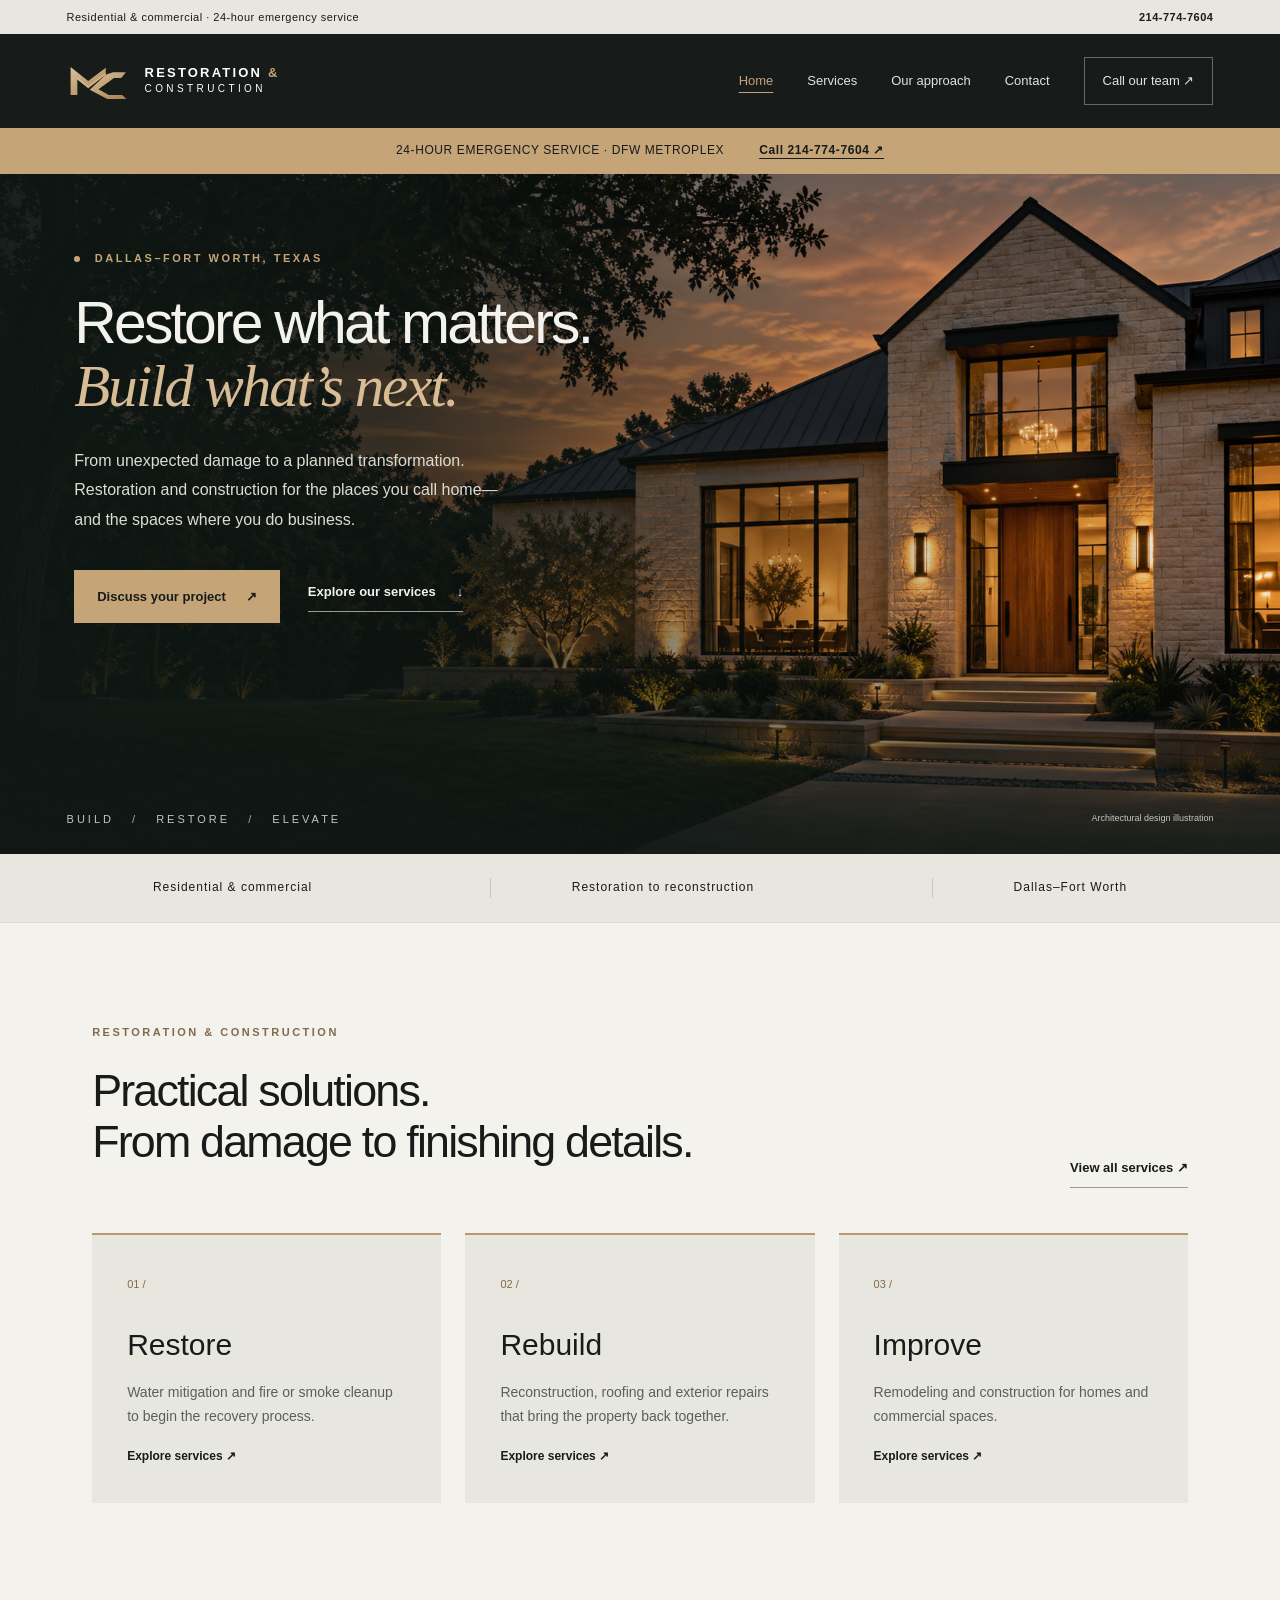
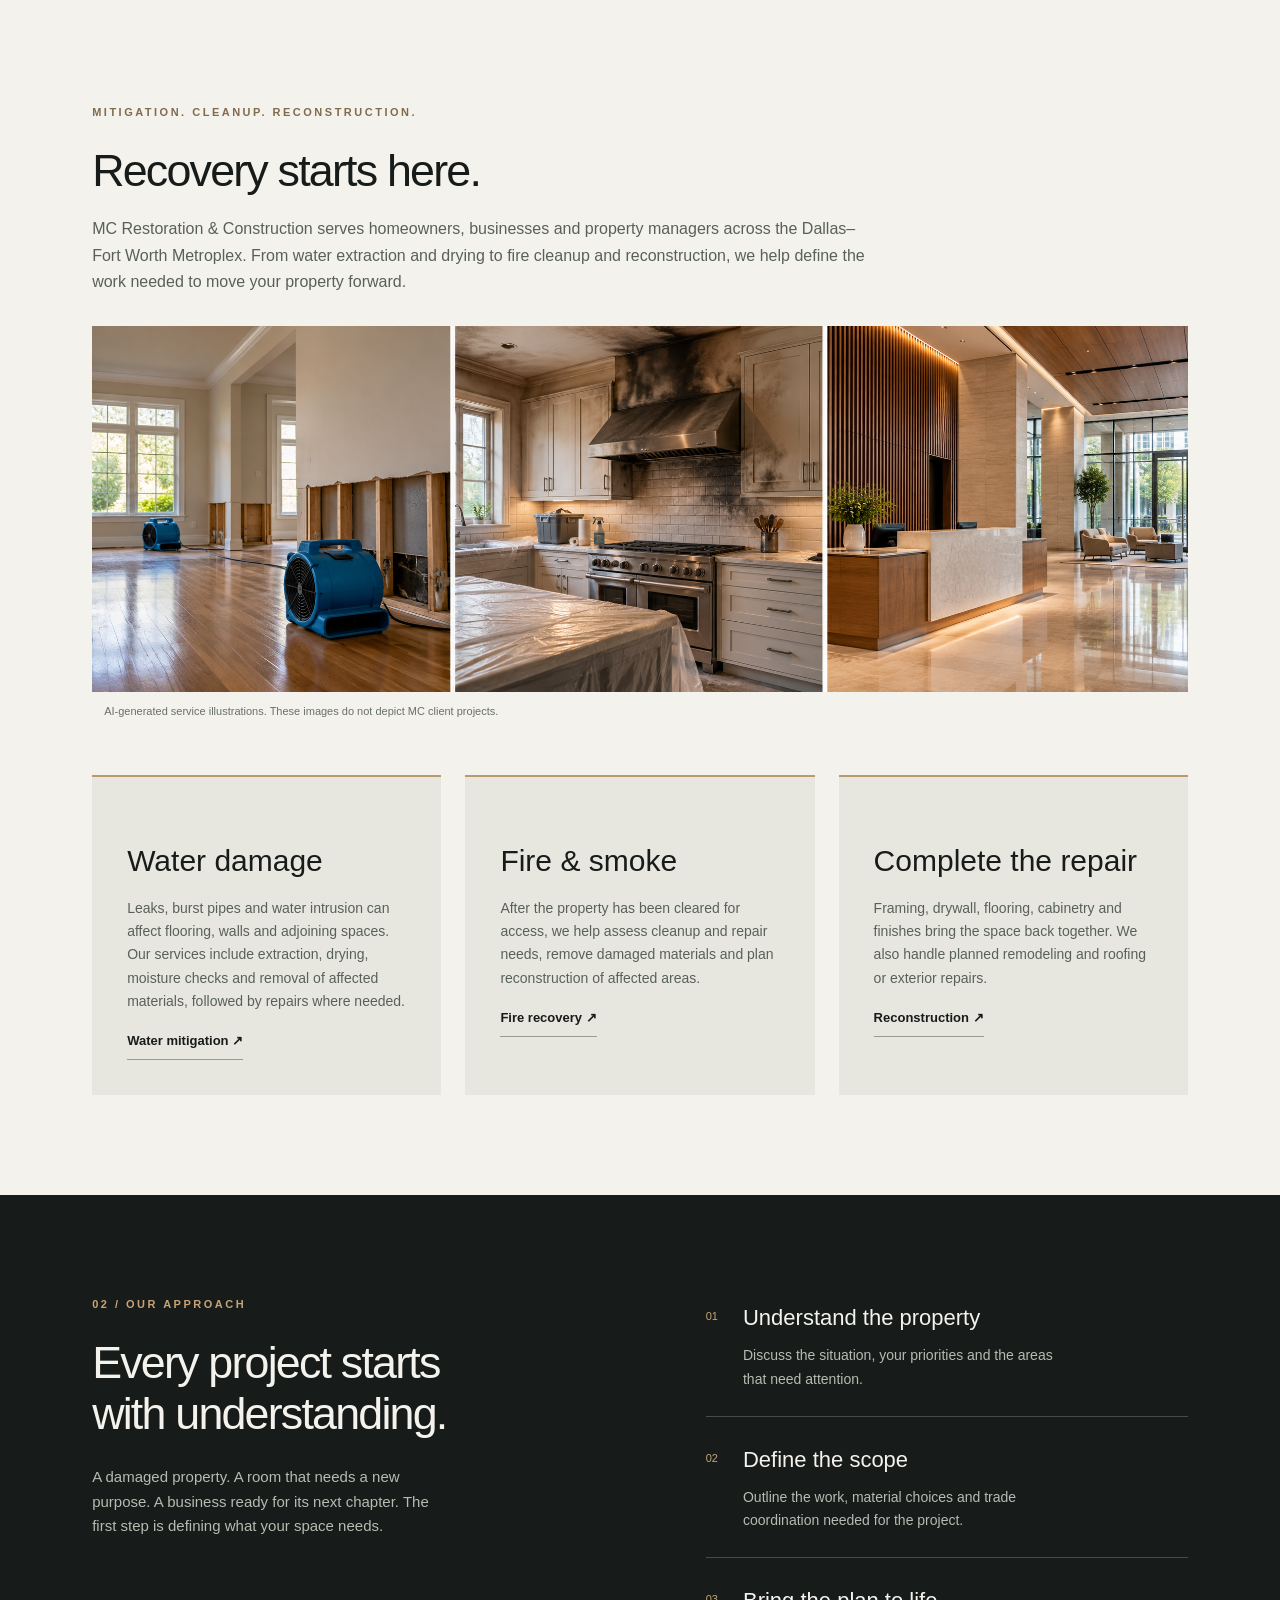
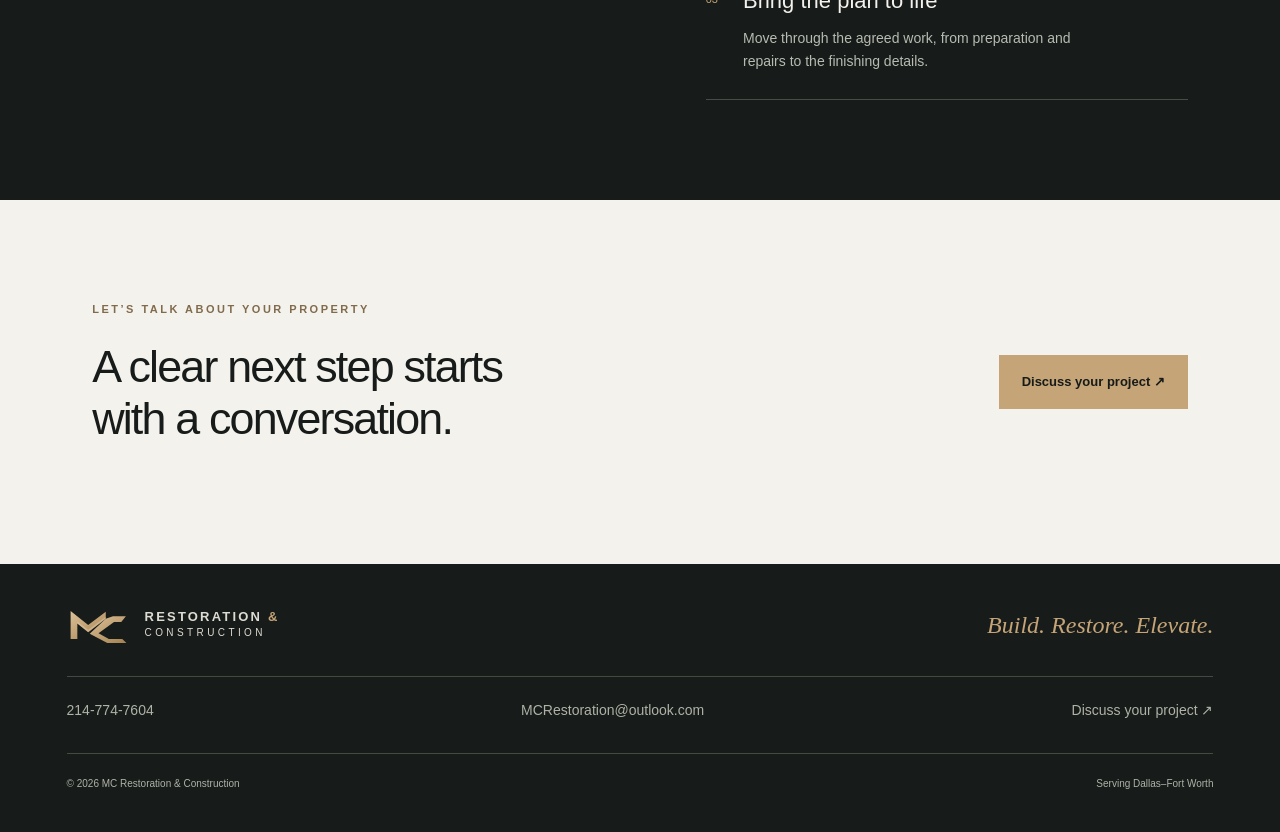
<file: index.html>
<!doctype html>
<html lang="en">
<head>
<meta charset="utf-8"><meta name="viewport" content="width=device-width, initial-scale=1">
<title>Restoration & Construction in DFW | MC Restoration & Construction</title>
<meta name="description" content="Water and fire restoration, reconstruction, roofing and remodeling for residential and commercial properties across Dallas–Fort Worth.">
<meta name="theme-color" content="#171b1a">
<link rel="icon" href="assets/mark.svg" type="image/svg+xml">
<link rel="stylesheet" href="styles.css">
</head>
<body><a class="skip" href="#main">Skip to content</a><div class="contact-bar"><span>Residential & commercial · 24-hour emergency service</span><a href="tel:+12147747604">214-774-7604</a></div><header class="header"><a class="brand" href="index.html" aria-label="MC Restoration and Construction home"><img src="assets/mark.svg" width="62" height="42" alt="MC"><span>RESTORATION <i>&</i><br><small>CONSTRUCTION</small></span></a><nav id="navigation" aria-label="Main navigation"><a href="index.html" aria-current="page">Home</a><a href="services.html">Services</a><a href="about.html">Our approach</a><a href="contact.html">Contact</a><a class="nav-cta" href="tel:+12147747604">Call our team ↗</a></nav><button class="menu" aria-label="Open menu" aria-controls="navigation" aria-expanded="false">Menu ☰</button></header><aside class="emergency"><span>24-HOUR EMERGENCY SERVICE · DFW METROPLEX</span><a href="tel:+12147747604">Call 214-774-7604 ↗</a></aside><main id="main"><section class="hero" id="home"><div class="hero-photo" role="img" aria-label="Illustration of a contemporary Texas home with limestone walls and warm evening lighting"></div><div class="hero-shade"></div><div class="hero-inner"><p class="eyebrow"><span></span> DALLAS–FORT WORTH, TEXAS</p><h1>Restore what matters.<br><em>Build what’s next.</em></h1><p class="hero-copy">From unexpected damage to a planned transformation. Restoration and construction for the places you call home—and the spaces where you do business.</p><div class="hero-actions"><a class="button gold" href="contact.html">Discuss your project <span>↗</span></a><a class="text-link" href="services.html">Explore our services <span>↓</span></a></div></div><div class="hero-bottom"><p>BUILD <b> / </b> RESTORE <b> / </b> ELEVATE</p><span>Architectural design illustration</span></div></section><div class="scope-strip"><span>Residential & commercial</span><span>Restoration to reconstruction</span><span>Dallas–Fort Worth</span></div><section class="section"><div class="section-top"><div><p class="eyebrow bronze">RESTORATION & CONSTRUCTION</p><h2>Practical solutions.<br>From damage to finishing details.</h2></div><a class="text-link" href="services.html">View all services ↗</a></div><div class="cards"><a class="service-card" href="services.html#water"><span>01 /</span><h3>Restore</h3><p>Water mitigation and fire or smoke cleanup to begin the recovery process.</p><b>Explore services ↗</b></a><a class="service-card" href="services.html#rebuild"><span>02 /</span><h3>Rebuild</h3><p>Reconstruction, roofing and exterior repairs that bring the property back together.</p><b>Explore services ↗</b></a><a class="service-card" href="services.html#remodel"><span>03 /</span><h3>Improve</h3><p>Remodeling and construction for homes and commercial spaces.</p><b>Explore services ↗</b></a></div></section><section class="section"><p class="eyebrow bronze">MITIGATION. CLEANUP. RECONSTRUCTION.</p><h2>Recovery starts here.</h2><p class="wide-copy">MC Restoration & Construction serves homeowners, businesses and property managers across the Dallas–Fort Worth Metroplex. From water extraction and drying to fire cleanup and reconstruction, we help define the work needed to move your property forward.</p><figure class="restoration-visual"><img src="assets/restoration-services.png" alt="Illustrative scenes of residential water mitigation, fire cleanup and a finished commercial interior" width="2048" height="684" loading="lazy"><figcaption>AI-generated service illustrations. These images do not depict MC client projects.</figcaption></figure><div class="cards"><article class="service-card"><h3>Water damage</h3><p>Leaks, burst pipes and water intrusion can affect flooring, walls and adjoining spaces. Our services include extraction, drying, moisture checks and removal of affected materials, followed by repairs where needed.</p><a class="text-link" href="services.html#water">Water mitigation ↗</a></article><article class="service-card"><h3>Fire & smoke</h3><p>After the property has been cleared for access, we help assess cleanup and repair needs, remove damaged materials and plan reconstruction of affected areas.</p><a class="text-link" href="services.html#fire">Fire recovery ↗</a></article><article class="service-card"><h3>Complete the repair</h3><p>Framing, drywall, flooring, cabinetry and finishes bring the space back together. We also handle planned remodeling and roofing or exterior repairs.</p><a class="text-link" href="services.html#rebuild">Reconstruction ↗</a></article></div></section><section class="approach section" id="approach"><div class="approach-heading"><p class="eyebrow">02 / OUR APPROACH</p><h2>Every project starts<br>with understanding.</h2><p>A damaged property. A room that needs a new purpose. A business ready for its next chapter. The first step is defining what your space needs.</p></div><ol class="steps"><li><span>01</span><div><h3>Understand the property</h3><p>Discuss the situation, your priorities and the areas that need attention.</p></div></li><li><span>02</span><div><h3>Define the scope</h3><p>Outline the work, material choices and trade coordination needed for the project.</p></div></li><li><span>03</span><div><h3>Bring the plan to life</h3><p>Move through the agreed work, from preparation and repairs to the finishing details.</p></div></li></ol></section><section class="section callout"><div><p class="eyebrow bronze">LET’S TALK ABOUT YOUR PROPERTY</p><h2>A clear next step starts<br>with a conversation.</h2></div><a class="button gold" href="contact.html">Discuss your project ↗</a></section></main><footer><a class="brand" href="index.html" aria-label="MC Restoration and Construction home"><img src="assets/mark.svg" width="62" height="42" alt="MC"><span>RESTORATION <i>&</i><br><small>CONSTRUCTION</small></span></a><p>Build. Restore. Elevate.</p><div class="footer-contact"><a href="tel:+12147747604">214-774-7604</a><a href="mailto:MCRestoration@outlook.com">MCRestoration@outlook.com</a><a href="contact.html">Discuss your project ↗</a></div><div><span>© <span id="year">2026</span> MC Restoration & Construction</span><span>Serving Dallas–Fort Worth</span></div></footer><script src="app.js"></script></body></html>
</file>
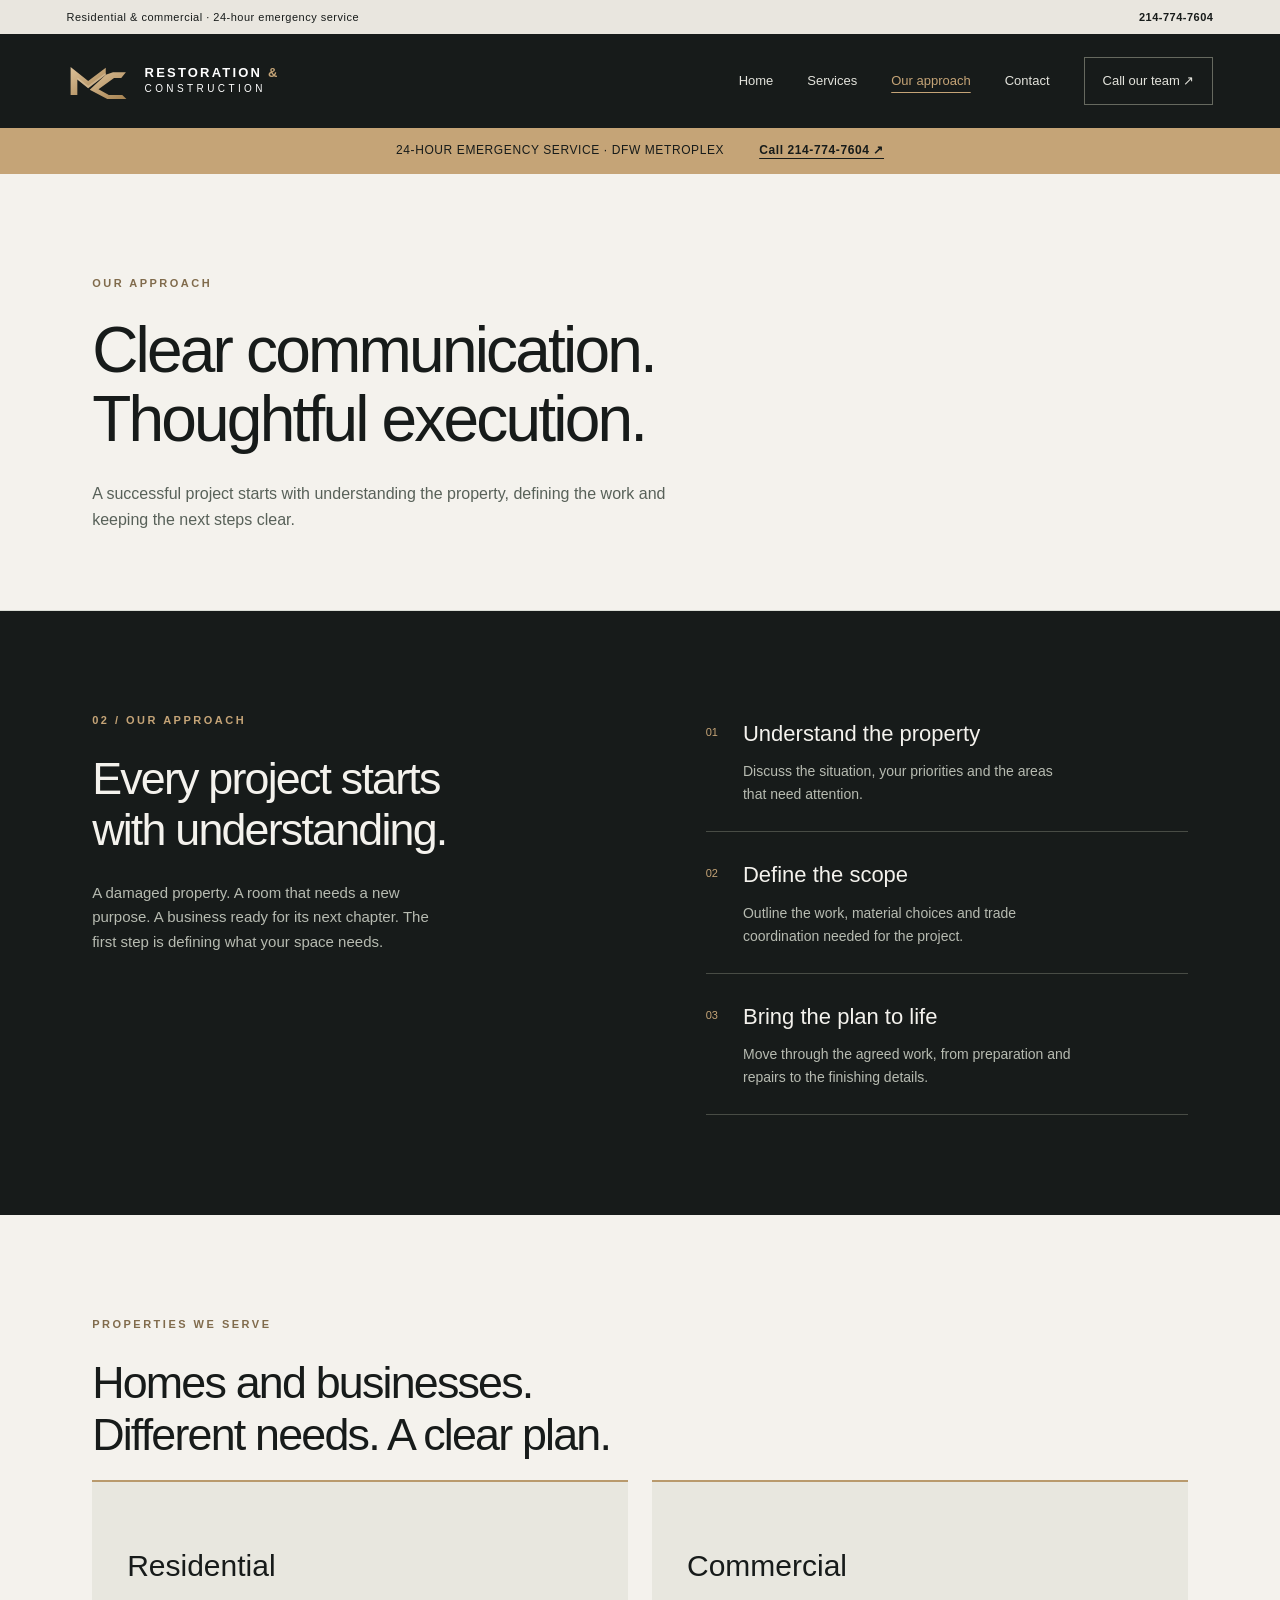
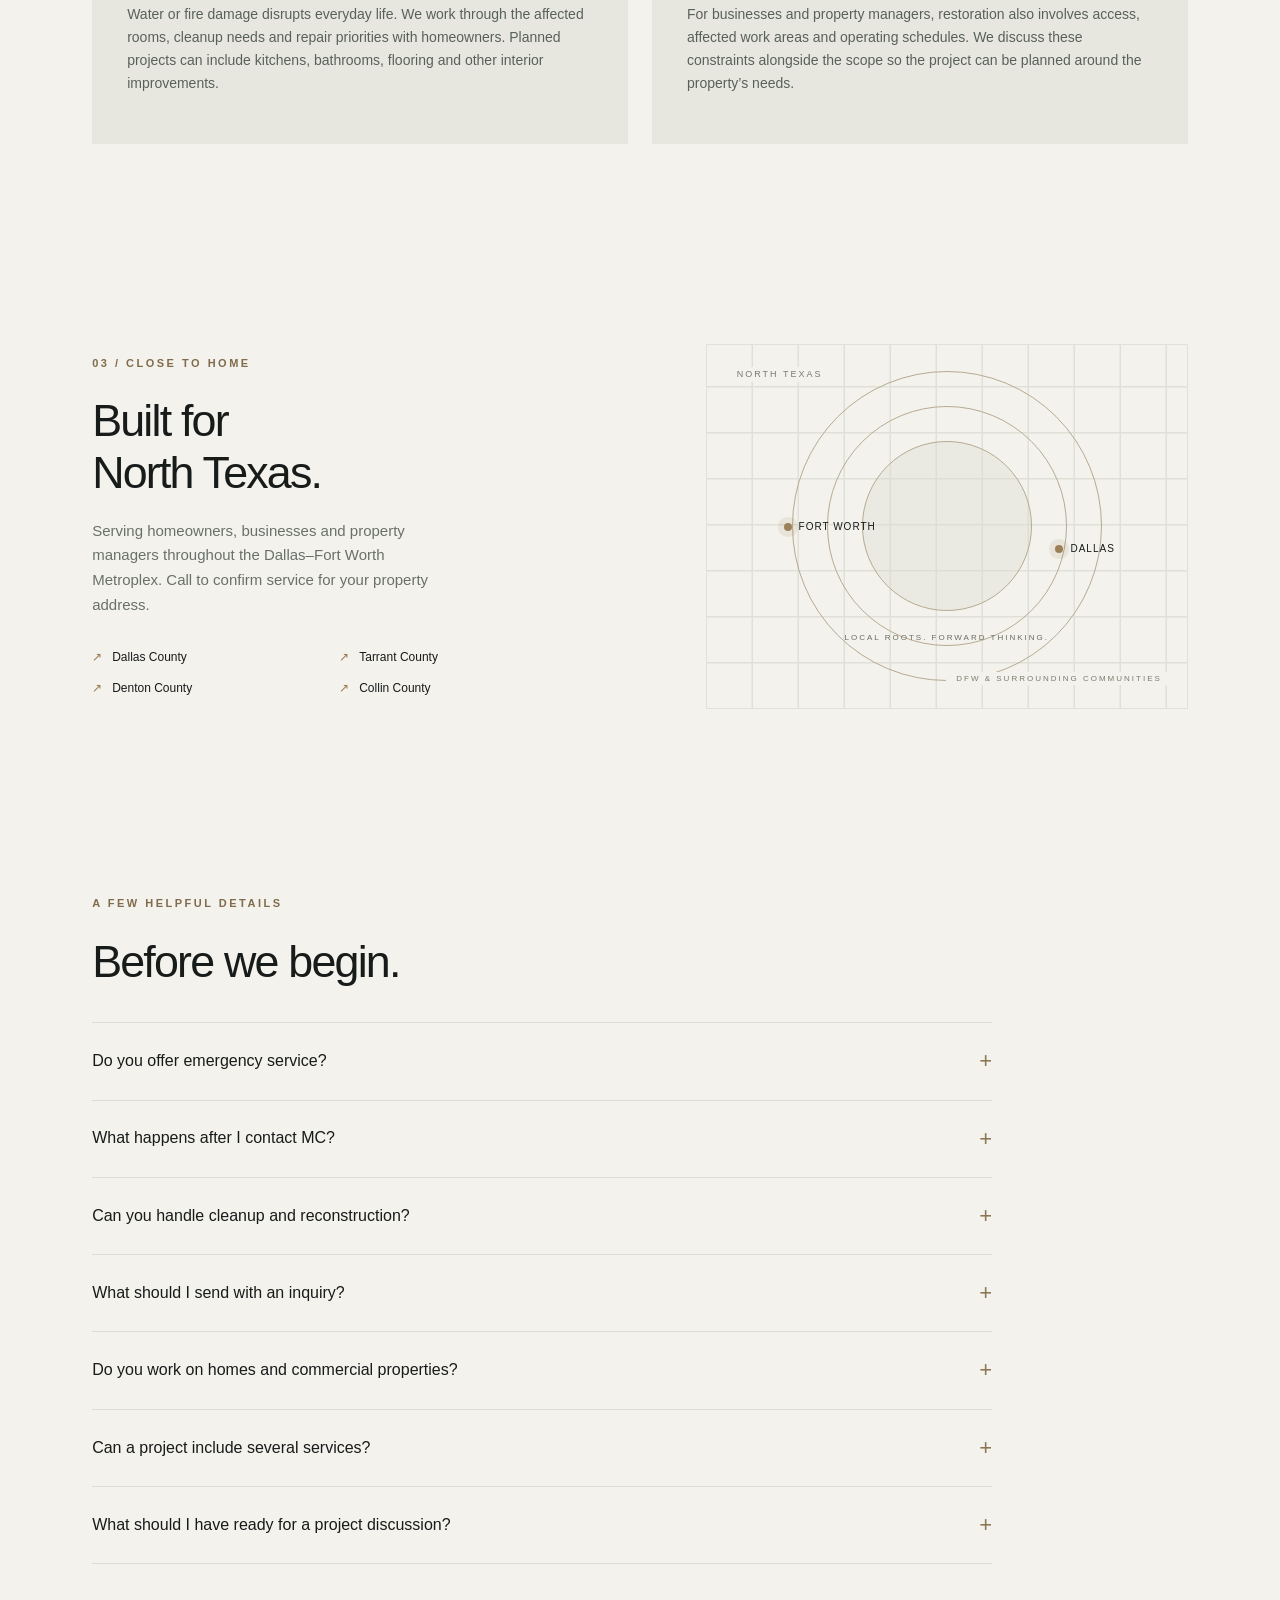
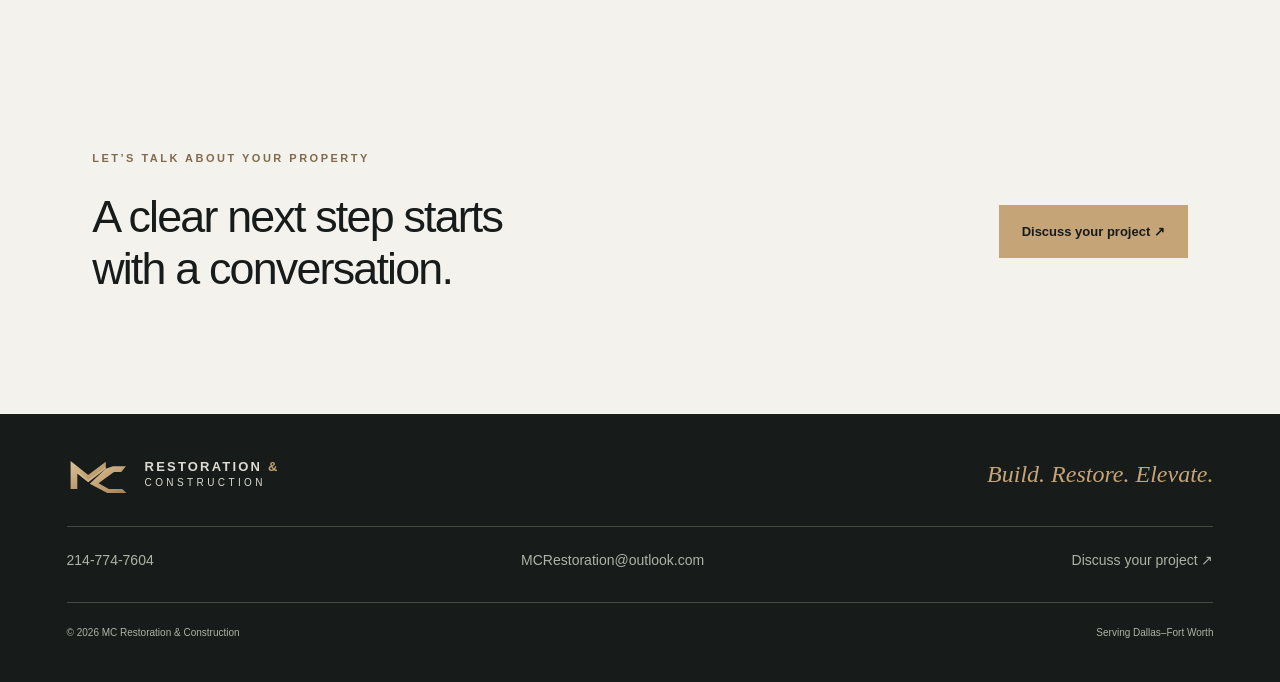
<file: about.html>
<!doctype html>
<html lang="en">
<head>
<meta charset="utf-8"><meta name="viewport" content="width=device-width, initial-scale=1">
<title>Our Approach & Service Area | MC Restoration & Construction</title>
<meta name="description" content="Water and fire restoration, reconstruction, roofing and remodeling for residential and commercial properties across Dallas–Fort Worth.">
<meta name="theme-color" content="#171b1a">
<link rel="icon" href="assets/mark.svg" type="image/svg+xml">
<link rel="stylesheet" href="styles.css">
</head>
<body><a class="skip" href="#main">Skip to content</a><div class="contact-bar"><span>Residential & commercial · 24-hour emergency service</span><a href="tel:+12147747604">214-774-7604</a></div><header class="header"><a class="brand" href="index.html" aria-label="MC Restoration and Construction home"><img src="assets/mark.svg" width="62" height="42" alt="MC"><span>RESTORATION <i>&</i><br><small>CONSTRUCTION</small></span></a><nav id="navigation" aria-label="Main navigation"><a href="index.html">Home</a><a href="services.html">Services</a><a href="about.html" aria-current="page">Our approach</a><a href="contact.html">Contact</a><a class="nav-cta" href="tel:+12147747604">Call our team ↗</a></nav><button class="menu" aria-label="Open menu" aria-controls="navigation" aria-expanded="false">Menu ☰</button></header><aside class="emergency"><span>24-HOUR EMERGENCY SERVICE · DFW METROPLEX</span><a href="tel:+12147747604">Call 214-774-7604 ↗</a></aside><main id="main"><section class="page-intro section"><p class="eyebrow bronze">OUR APPROACH</p><h1>Clear communication.<br>Thoughtful execution.</h1><p>A successful project starts with understanding the property, defining the work and keeping the next steps clear.</p></section><section class="approach section" id="approach"><div class="approach-heading"><p class="eyebrow">02 / OUR APPROACH</p><h2>Every project starts<br>with understanding.</h2><p>A damaged property. A room that needs a new purpose. A business ready for its next chapter. The first step is defining what your space needs.</p></div><ol class="steps"><li><span>01</span><div><h3>Understand the property</h3><p>Discuss the situation, your priorities and the areas that need attention.</p></div></li><li><span>02</span><div><h3>Define the scope</h3><p>Outline the work, material choices and trade coordination needed for the project.</p></div></li><li><span>03</span><div><h3>Bring the plan to life</h3><p>Move through the agreed work, from preparation and repairs to the finishing details.</p></div></li></ol></section><section class="section"><p class="eyebrow bronze">PROPERTIES WE SERVE</p><h2>Homes and businesses.<br>Different needs. A clear plan.</h2><div class="cards two"><article class="service-card"><h3>Residential</h3><p>Water or fire damage disrupts everyday life. We work through the affected rooms, cleanup needs and repair priorities with homeowners. Planned projects can include kitchens, bathrooms, flooring and other interior improvements.</p></article><article class="service-card"><h3>Commercial</h3><p>For businesses and property managers, restoration also involves access, affected work areas and operating schedules. We discuss these constraints alongside the scope so the project can be planned around the property’s needs.</p></article></div></section><section class="coverage section" id="coverage"><div><p class="eyebrow bronze">03 / CLOSE TO HOME</p><h2>Built for<br>North Texas.</h2><p>Serving homeowners, businesses and property managers throughout the Dallas–Fort Worth Metroplex. Call to confirm service for your property address.</p><div class="county-list"><span>Dallas County</span><span>Tarrant County</span><span>Denton County</span><span>Collin County</span></div></div><div class="region-art" aria-label="Dallas–Fort Worth service region"><div class="region-circle c1"></div><div class="region-circle c2"></div><div class="region-circle c3"></div><div class="region-label top">NORTH TEXAS</div><div class="region-city fort"><b></b>FORT WORTH</div><div class="region-city dallas"><b></b>DALLAS</div><div class="region-label bottom">DFW & SURROUNDING COMMUNITIES</div><div class="region-coordinate">LOCAL ROOTS. FORWARD THINKING.</div></div></section><section class="faq section"><p class="eyebrow bronze">A FEW HELPFUL DETAILS</p><h2>Before we begin.</h2><div class="faq-list"><details><summary>Do you offer emergency service?<span>+</span></summary><p>Yes. Call 214-774-7604 for 24-hour emergency service throughout the DFW Metroplex. Tell us the property address, type of damage and whether the situation is ongoing. Arrival timing depends on location and current availability.</p></details><details><summary>What happens after I contact MC?<span>+</span></summary><p>We discuss the situation and arrange the next appropriate step. The work scope, site conditions and material needs determine the project plan and scheduling.</p></details><details><summary>Can you handle cleanup and reconstruction?<span>+</span></summary><p>Yes. MC offers water mitigation, fire and smoke cleanup, and reconstruction. The services needed for your property are established during assessment and scope planning.</p></details><details><summary>What should I send with an inquiry?<span>+</span></summary><p>Include your address or city, a description of the issue, your contact details and any photos you can safely take. Existing plans or insurance repair documents can also help explain the requested scope.</p></details><details><summary>Do you work on homes and commercial properties?<span>+</span></summary><p>Yes. Services cover residential and commercial restoration, repairs and improvements.</p></details><details><summary>Can a project include several services?<span>+</span></summary><p>Yes. For example, water damage can require drying, material removal and reconstruction. Note all affected areas in your project brief so the scope can be considered together.</p></details><details><summary>What should I have ready for a project discussion?<span>+</span></summary><p>The property location, photos of the affected areas, a short description of the work and any relevant plans or insurance repair documents are helpful starting points.</p></details></div></section><section class="section callout"><div><p class="eyebrow bronze">LET’S TALK ABOUT YOUR PROPERTY</p><h2>A clear next step starts<br>with a conversation.</h2></div><a class="button gold" href="contact.html">Discuss your project ↗</a></section></main><footer><a class="brand" href="index.html" aria-label="MC Restoration and Construction home"><img src="assets/mark.svg" width="62" height="42" alt="MC"><span>RESTORATION <i>&</i><br><small>CONSTRUCTION</small></span></a><p>Build. Restore. Elevate.</p><div class="footer-contact"><a href="tel:+12147747604">214-774-7604</a><a href="mailto:MCRestoration@outlook.com">MCRestoration@outlook.com</a><a href="contact.html">Discuss your project ↗</a></div><div><span>© <span id="year">2026</span> MC Restoration & Construction</span><span>Serving Dallas–Fort Worth</span></div></footer><script src="app.js"></script></body></html>
</file>
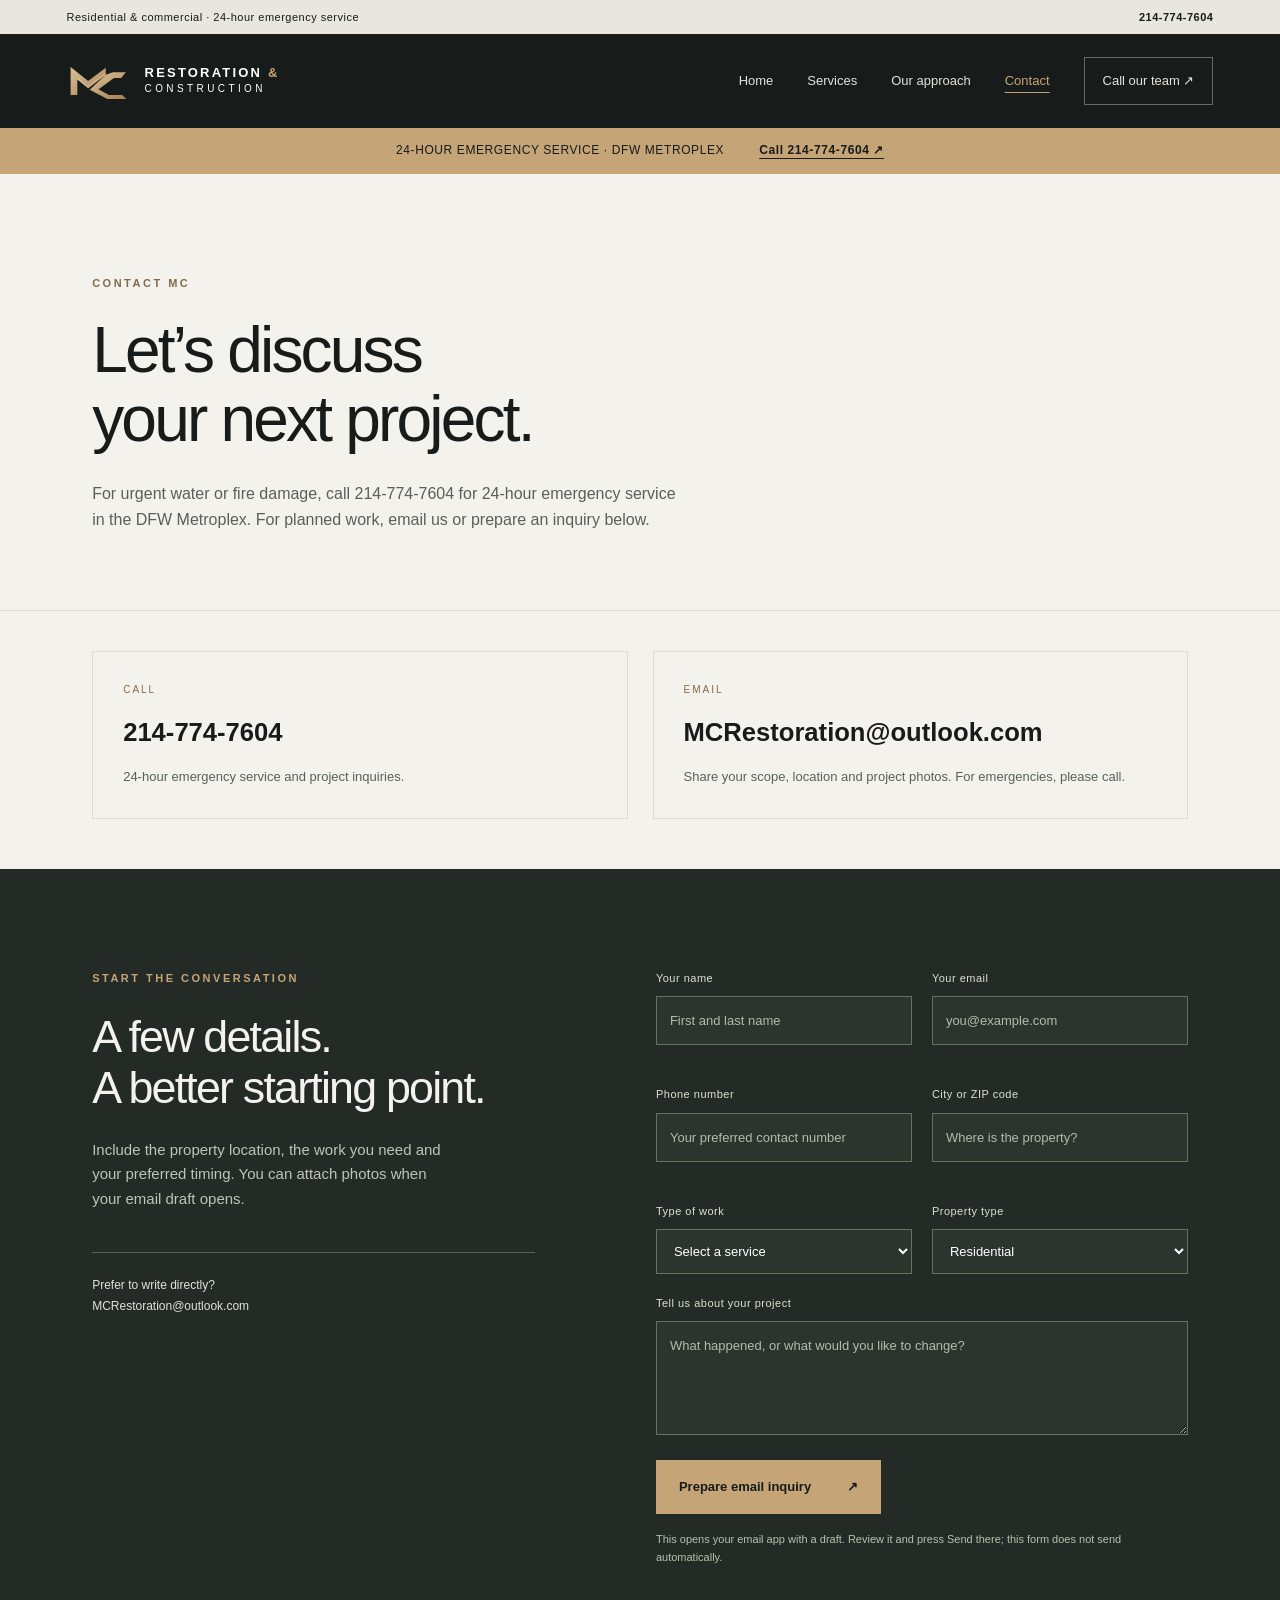
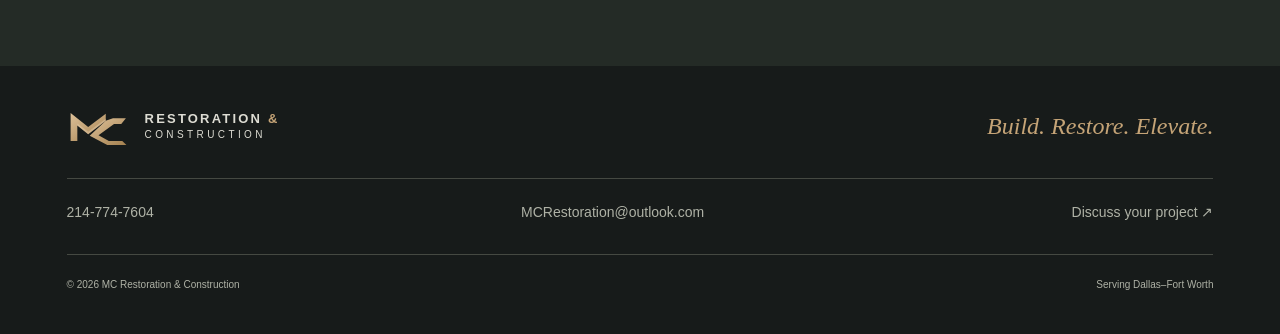
<file: contact.html>
<!doctype html>
<html lang="en">
<head>
<meta charset="utf-8"><meta name="viewport" content="width=device-width, initial-scale=1">
<title>Contact | MC Restoration & Construction</title>
<meta name="description" content="Water and fire restoration, reconstruction, roofing and remodeling for residential and commercial properties across Dallas–Fort Worth.">
<meta name="theme-color" content="#171b1a">
<link rel="icon" href="assets/mark.svg" type="image/svg+xml">
<link rel="stylesheet" href="styles.css">
</head>
<body><a class="skip" href="#main">Skip to content</a><div class="contact-bar"><span>Residential & commercial · 24-hour emergency service</span><a href="tel:+12147747604">214-774-7604</a></div><header class="header"><a class="brand" href="index.html" aria-label="MC Restoration and Construction home"><img src="assets/mark.svg" width="62" height="42" alt="MC"><span>RESTORATION <i>&</i><br><small>CONSTRUCTION</small></span></a><nav id="navigation" aria-label="Main navigation"><a href="index.html">Home</a><a href="services.html">Services</a><a href="about.html">Our approach</a><a href="contact.html" aria-current="page">Contact</a><a class="nav-cta" href="tel:+12147747604">Call our team ↗</a></nav><button class="menu" aria-label="Open menu" aria-controls="navigation" aria-expanded="false">Menu ☰</button></header><aside class="emergency"><span>24-HOUR EMERGENCY SERVICE · DFW METROPLEX</span><a href="tel:+12147747604">Call 214-774-7604 ↗</a></aside><main id="main"><section class="page-intro section"><p class="eyebrow bronze">CONTACT MC</p><h1>Let’s discuss<br>your next project.</h1><p>For urgent water or fire damage, call 214-774-7604 for 24-hour emergency service in the DFW Metroplex. For planned work, email us or prepare an inquiry below.</p></section><section class="section contact-options"><a href="tel:+12147747604"><span>CALL</span><strong>214-774-7604</strong><p>24-hour emergency service and project inquiries.</p></a><a href="mailto:MCRestoration@outlook.com"><span>EMAIL</span><strong>MCRestoration@outlook.com</strong><p>Share your scope, location and project photos. For emergencies, please call.</p></a></section><section class="project section"><div class="project-heading"><p class="eyebrow">START THE CONVERSATION</p><h2>A few details.<br>A better starting point.</h2><p>Include the property location, the work you need and your preferred timing. You can attach photos when your email draft opens.</p><div class="brief-note"><p>Prefer to write directly?<br><a href="mailto:MCRestoration@outlook.com">MCRestoration@outlook.com</a></p></div></div><form id="project-form"><div class="form-grid"><label>Your name<input name="name" autocomplete="name" placeholder="First and last name" required maxlength="120"></label><label>Your email<input name="email" type="email" autocomplete="email" required placeholder="you@example.com"></label><label>Phone number<input name="phone" type="tel" autocomplete="tel" placeholder="Your preferred contact number"></label><label>City or ZIP code<input name="location" autocomplete="address-level2" placeholder="Where is the property?" required maxlength="100"></label><label>Type of work<select name="service" required><option value="">Select a service</option><option>Water mitigation</option><option>Fire & smoke restoration</option><option>Reconstruction</option><option>Roofing & exterior repairs</option><option>Remodeling & construction</option><option>Multiple services</option></select></label><label>Property type<select name="property"><option>Residential</option><option>Commercial</option></select></label></div><label>Tell us about your project<textarea name="details" rows="4" placeholder="What happened, or what would you like to change?" required maxlength="3000"></textarea></label><button class="button gold" type="submit">Prepare email inquiry <span aria-hidden="true">↗</span></button><p id="form-status" role="status" aria-live="polite"></p><p class="form-privacy">This opens your email app with a draft. Review it and press Send there; this form does not send automatically.</p></form></section></main><footer><a class="brand" href="index.html" aria-label="MC Restoration and Construction home"><img src="assets/mark.svg" width="62" height="42" alt="MC"><span>RESTORATION <i>&</i><br><small>CONSTRUCTION</small></span></a><p>Build. Restore. Elevate.</p><div class="footer-contact"><a href="tel:+12147747604">214-774-7604</a><a href="mailto:MCRestoration@outlook.com">MCRestoration@outlook.com</a><a href="contact.html">Discuss your project ↗</a></div><div><span>© <span id="year">2026</span> MC Restoration & Construction</span><span>Serving Dallas–Fort Worth</span></div></footer><script src="app.js"></script></body></html>
</file>
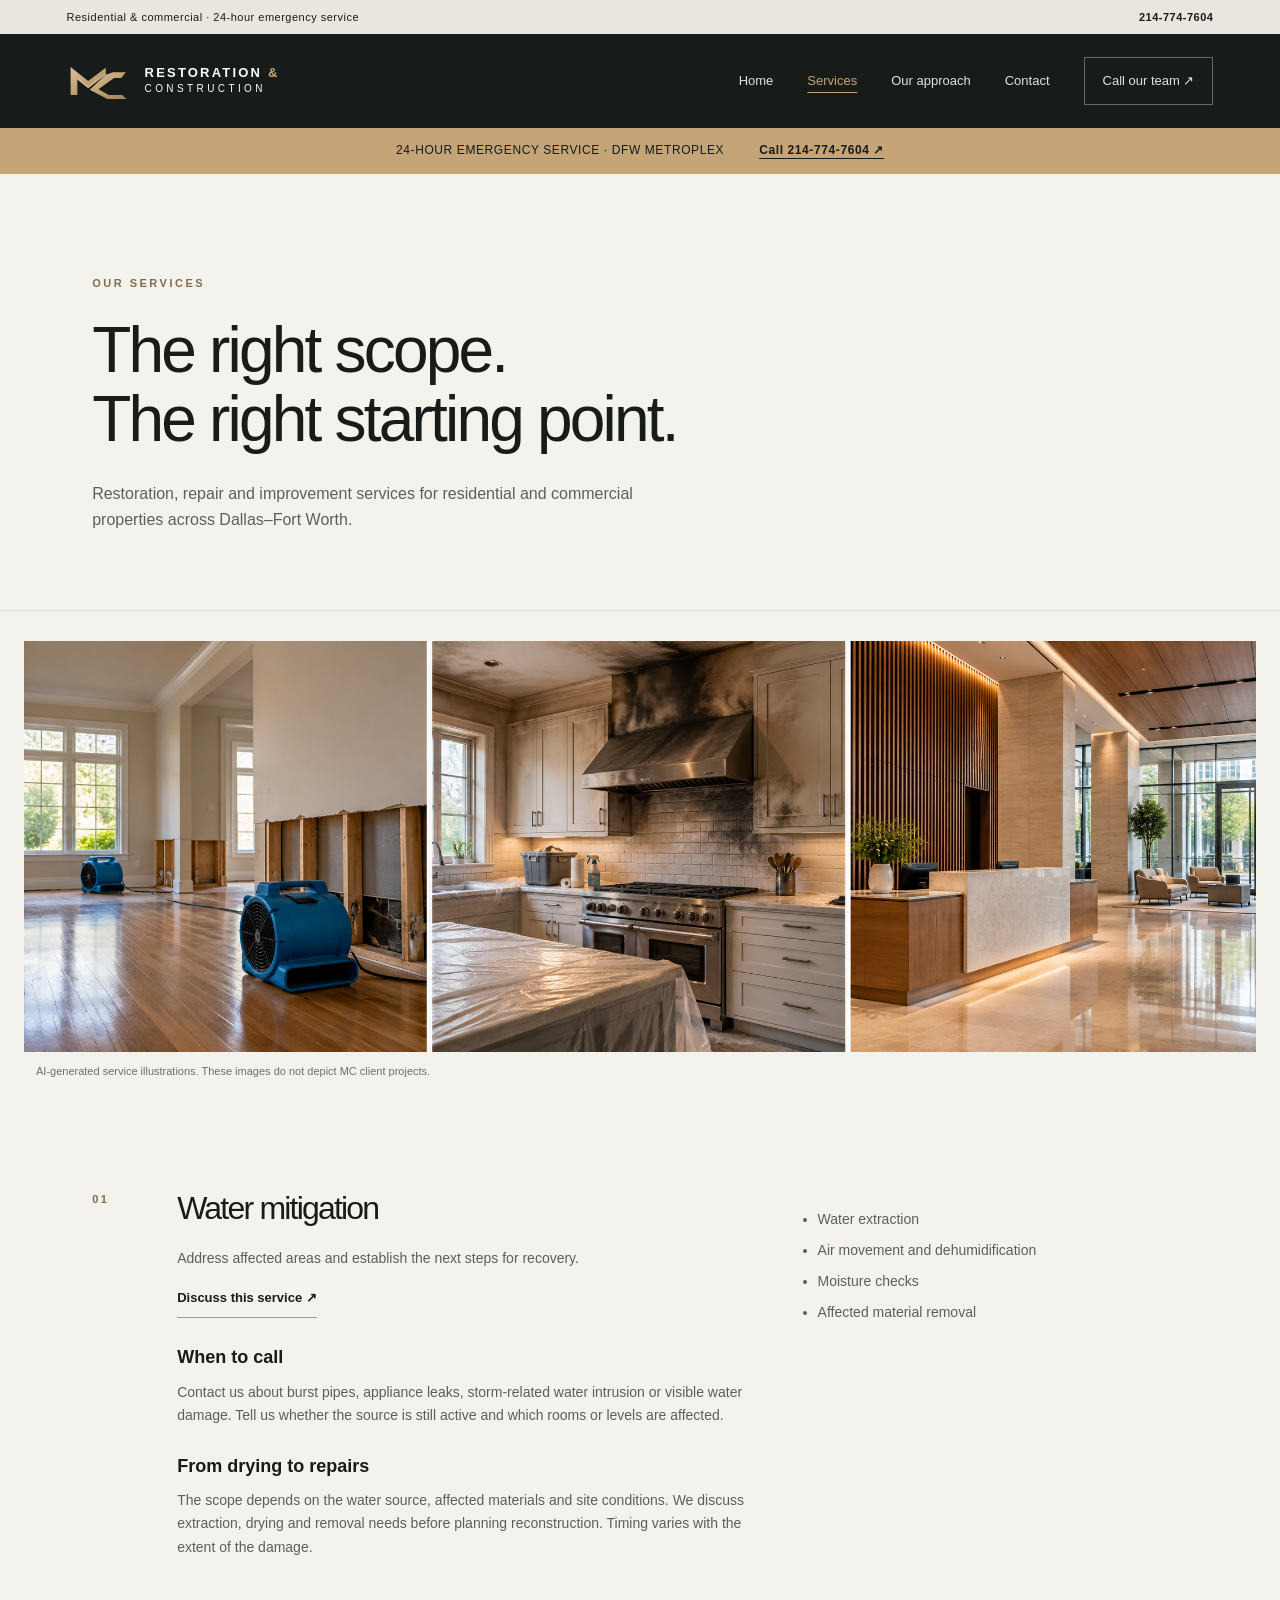
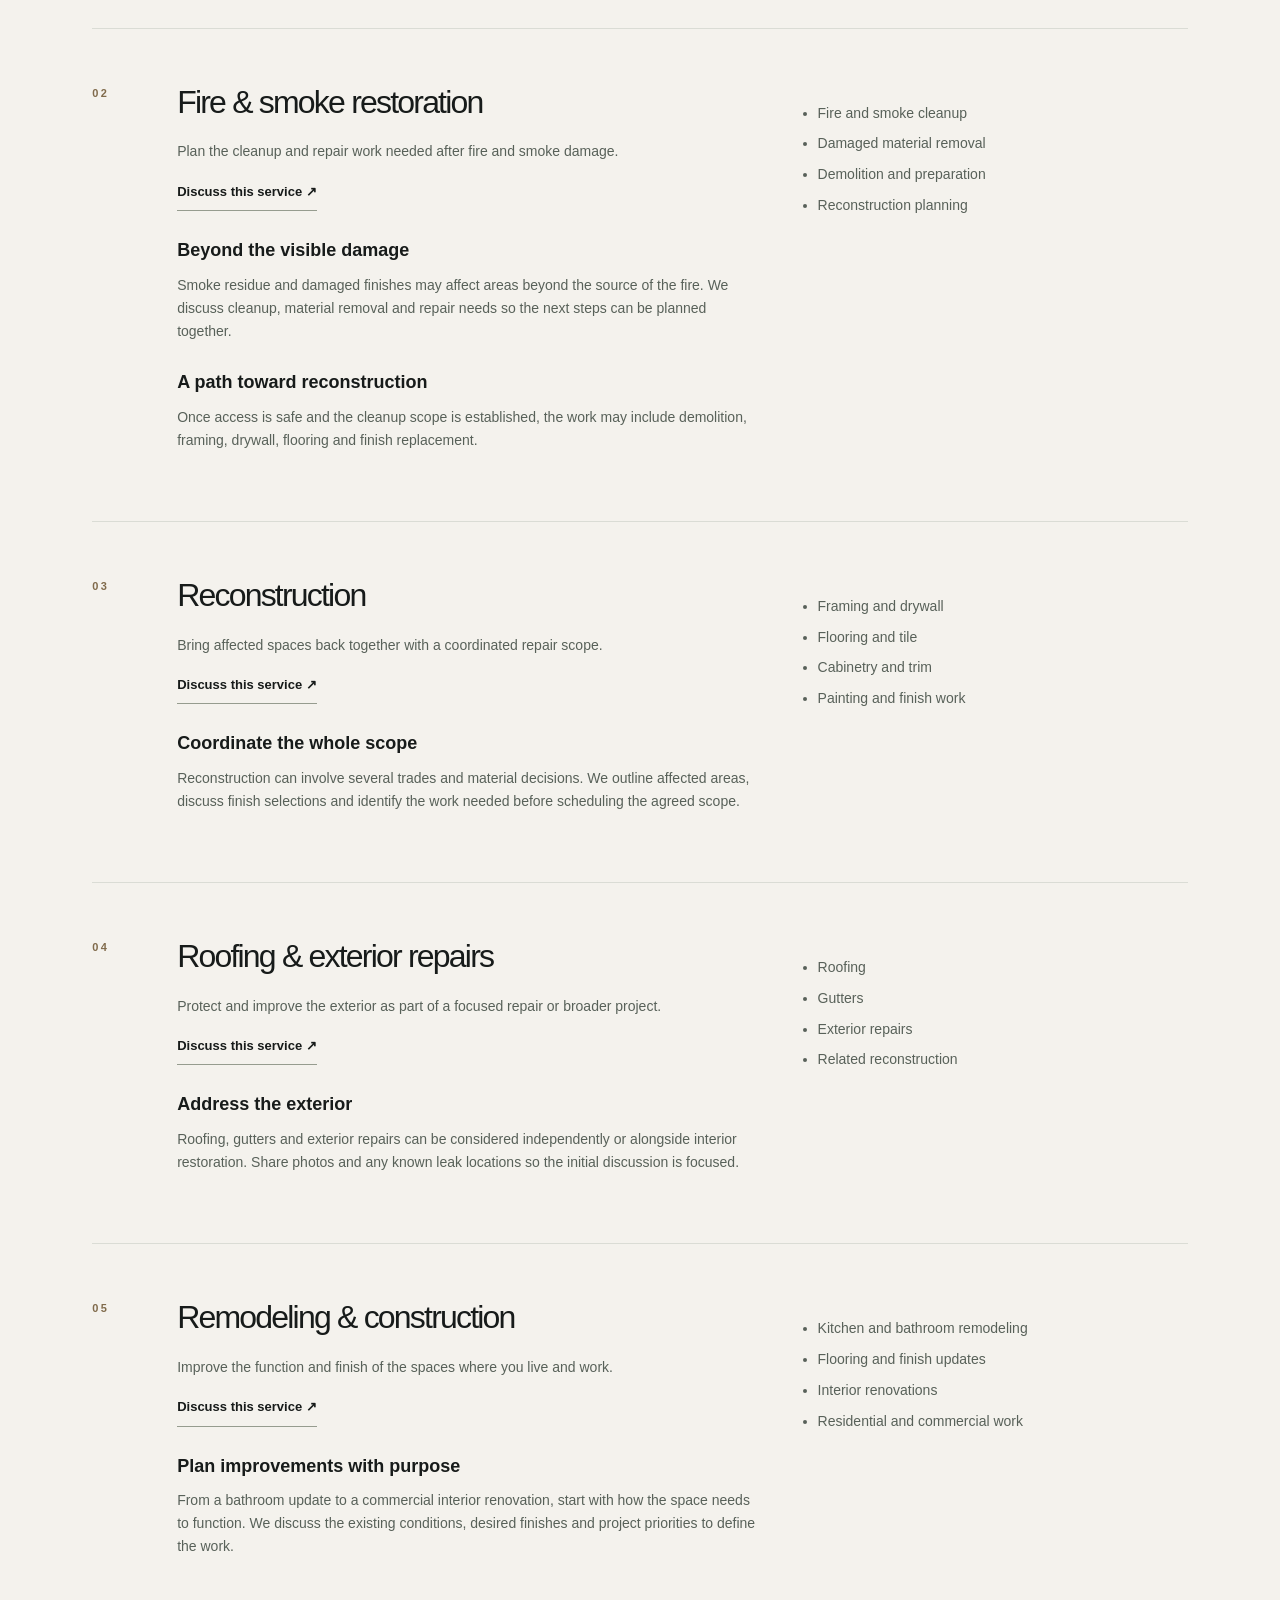
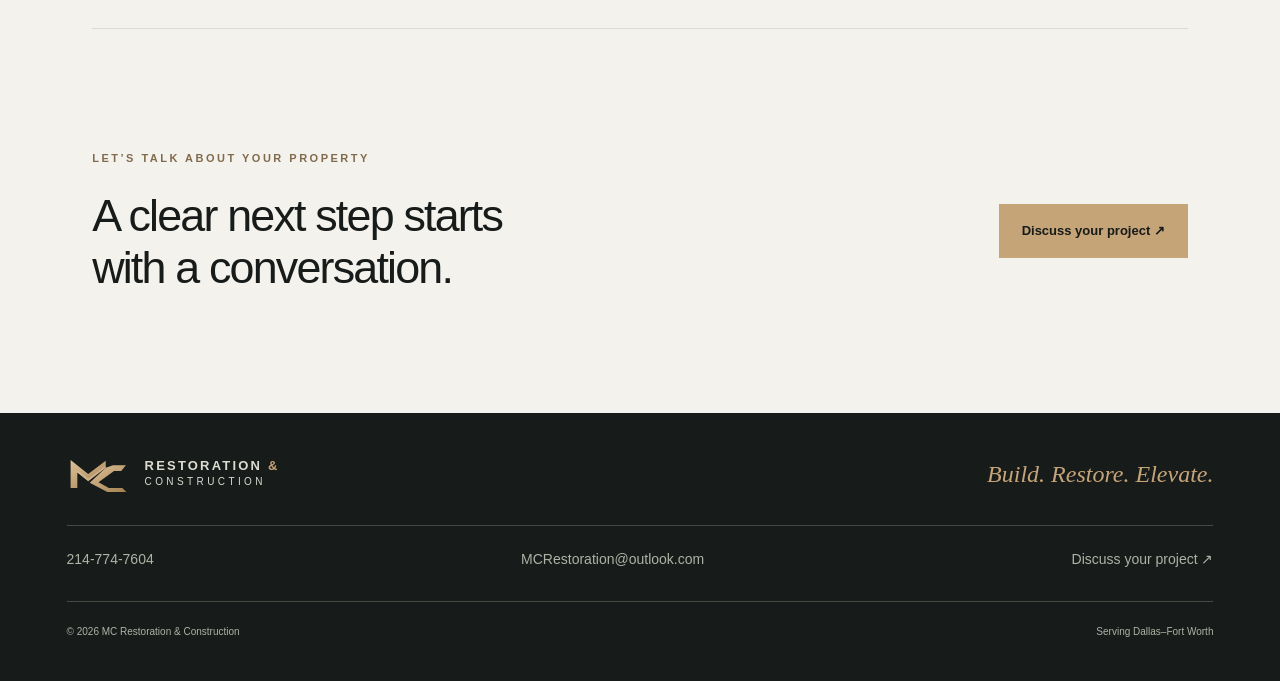
<file: services.html>
<!doctype html>
<html lang="en">
<head>
<meta charset="utf-8"><meta name="viewport" content="width=device-width, initial-scale=1">
<title>Our Services | MC Restoration & Construction</title>
<meta name="description" content="Water and fire restoration, reconstruction, roofing and remodeling for residential and commercial properties across Dallas–Fort Worth.">
<meta name="theme-color" content="#171b1a">
<link rel="icon" href="assets/mark.svg" type="image/svg+xml">
<link rel="stylesheet" href="styles.css">
</head>
<body><a class="skip" href="#main">Skip to content</a><div class="contact-bar"><span>Residential & commercial · 24-hour emergency service</span><a href="tel:+12147747604">214-774-7604</a></div><header class="header"><a class="brand" href="index.html" aria-label="MC Restoration and Construction home"><img src="assets/mark.svg" width="62" height="42" alt="MC"><span>RESTORATION <i>&</i><br><small>CONSTRUCTION</small></span></a><nav id="navigation" aria-label="Main navigation"><a href="index.html">Home</a><a href="services.html" aria-current="page">Services</a><a href="about.html">Our approach</a><a href="contact.html">Contact</a><a class="nav-cta" href="tel:+12147747604">Call our team ↗</a></nav><button class="menu" aria-label="Open menu" aria-controls="navigation" aria-expanded="false">Menu ☰</button></header><aside class="emergency"><span>24-HOUR EMERGENCY SERVICE · DFW METROPLEX</span><a href="tel:+12147747604">Call 214-774-7604 ↗</a></aside><main id="main"><section class="page-intro section"><p class="eyebrow bronze">OUR SERVICES</p><h1>The right scope.<br>The right starting point.</h1><p>Restoration, repair and improvement services for residential and commercial properties across Dallas–Fort Worth.</p></section><figure class="restoration-visual"><img src="assets/restoration-services.png" alt="Illustrative scenes of residential water mitigation, fire cleanup and a finished commercial interior" width="2048" height="684" loading="lazy"><figcaption>AI-generated service illustrations. These images do not depict MC client projects.</figcaption></figure><div class="section service-details"><article id="water" class="detail-row"><span class="eyebrow bronze">01</span><div><h2>Water mitigation</h2><p>Address affected areas and establish the next steps for recovery.</p><a class="text-link" href="contact.html?service=water">Discuss this service ↗</a><h3>When to call</h3><p>Contact us about burst pipes, appliance leaks, storm-related water intrusion or visible water damage. Tell us whether the source is still active and which rooms or levels are affected.</p><h3>From drying to repairs</h3><p>The scope depends on the water source, affected materials and site conditions. We discuss extraction, drying and removal needs before planning reconstruction. Timing varies with the extent of the damage.</p></div><ul><li>Water extraction</li><li>Air movement and dehumidification</li><li>Moisture checks</li><li>Affected material removal</li></ul></article><article id="fire" class="detail-row"><span class="eyebrow bronze">02</span><div><h2>Fire & smoke restoration</h2><p>Plan the cleanup and repair work needed after fire and smoke damage.</p><a class="text-link" href="contact.html?service=fire">Discuss this service ↗</a><h3>Beyond the visible damage</h3><p>Smoke residue and damaged finishes may affect areas beyond the source of the fire. We discuss cleanup, material removal and repair needs so the next steps can be planned together.</p><h3>A path toward reconstruction</h3><p>Once access is safe and the cleanup scope is established, the work may include demolition, framing, drywall, flooring and finish replacement.</p></div><ul><li>Fire and smoke cleanup</li><li>Damaged material removal</li><li>Demolition and preparation</li><li>Reconstruction planning</li></ul></article><article id="rebuild" class="detail-row"><span class="eyebrow bronze">03</span><div><h2>Reconstruction</h2><p>Bring affected spaces back together with a coordinated repair scope.</p><a class="text-link" href="contact.html?service=rebuild">Discuss this service ↗</a><h3>Coordinate the whole scope</h3><p>Reconstruction can involve several trades and material decisions. We outline affected areas, discuss finish selections and identify the work needed before scheduling the agreed scope.</p></div><ul><li>Framing and drywall</li><li>Flooring and tile</li><li>Cabinetry and trim</li><li>Painting and finish work</li></ul></article><article id="roof" class="detail-row"><span class="eyebrow bronze">04</span><div><h2>Roofing & exterior repairs</h2><p>Protect and improve the exterior as part of a focused repair or broader project.</p><a class="text-link" href="contact.html?service=roof">Discuss this service ↗</a><h3>Address the exterior</h3><p>Roofing, gutters and exterior repairs can be considered independently or alongside interior restoration. Share photos and any known leak locations so the initial discussion is focused.</p></div><ul><li>Roofing</li><li>Gutters</li><li>Exterior repairs</li><li>Related reconstruction</li></ul></article><article id="remodel" class="detail-row"><span class="eyebrow bronze">05</span><div><h2>Remodeling & construction</h2><p>Improve the function and finish of the spaces where you live and work.</p><a class="text-link" href="contact.html?service=remodel">Discuss this service ↗</a><h3>Plan improvements with purpose</h3><p>From a bathroom update to a commercial interior renovation, start with how the space needs to function. We discuss the existing conditions, desired finishes and project priorities to define the work.</p></div><ul><li>Kitchen and bathroom remodeling</li><li>Flooring and finish updates</li><li>Interior renovations</li><li>Residential and commercial work</li></ul></article></div><section class="section callout"><div><p class="eyebrow bronze">LET’S TALK ABOUT YOUR PROPERTY</p><h2>A clear next step starts<br>with a conversation.</h2></div><a class="button gold" href="contact.html">Discuss your project ↗</a></section></main><footer><a class="brand" href="index.html" aria-label="MC Restoration and Construction home"><img src="assets/mark.svg" width="62" height="42" alt="MC"><span>RESTORATION <i>&</i><br><small>CONSTRUCTION</small></span></a><p>Build. Restore. Elevate.</p><div class="footer-contact"><a href="tel:+12147747604">214-774-7604</a><a href="mailto:MCRestoration@outlook.com">MCRestoration@outlook.com</a><a href="contact.html">Discuss your project ↗</a></div><div><span>© <span id="year">2026</span> MC Restoration & Construction</span><span>Serving Dallas–Fort Worth</span></div></footer><script src="app.js"></script></body></html>
</file>
<file: styles.css>
:root{--ink:#171b1a;--paper:#f4f2ed;--gold:#c5a477;--muted:#69706b;--line:#dadcd5;--light:#ece9e1}*{box-sizing:border-box}html{scroll-behavior:smooth;scroll-padding-top:100px}body{margin:0;font-family:Arial,Helvetica,sans-serif;background:var(--paper);color:var(--ink);font-size:16px;line-height:1.65}a{color:inherit;text-decoration:none}button,input,textarea,select{font:inherit}button,a,input,select,textarea,summary{-webkit-tap-highlight-color:transparent}button,a,summary{touch-action:manipulation}button{cursor:pointer}a:focus-visible,button:focus-visible,summary:focus-visible{outline:3px solid var(--gold);outline-offset:5px}.skip{position:absolute;left:15px;top:-70px;background:white;padding:10px;z-index:100}.skip:focus{top:12px}.header{height:94px;display:flex;align-items:center;justify-content:space-between;padding:0 5.2%;background:var(--ink);color:white;position:relative;z-index:10}.brand{display:flex;align-items:center;gap:16px;line-height:1.15}.brand img{object-fit:contain}.brand span{font-size:13px;font-weight:600;letter-spacing:2.2px}.brand i{font-style:normal;color:var(--gold)}.brand small{font-size:10px;letter-spacing:3.4px;font-weight:400}nav{display:flex;align-items:center;gap:34px;font-size:13px;color:#e3e3dc}.nav-cta{border:1px solid #66695f;padding:12px 18px}.nav-cta span{margin-left:18px;color:var(--gold)}nav a:hover{color:var(--gold)}.menu{display:none}.hero{height:680px;min-height:580px;position:relative;background:#27312d;color:var(--paper);overflow:hidden}.hero-photo{position:absolute;inset:0;background:url('assets/hero.png') center 52%/cover no-repeat}.hero-shade{position:absolute;inset:0;background:linear-gradient(90deg,rgba(15,24,21,.93) 0%,rgba(15,24,21,.75) 31%,rgba(15,24,21,.22) 65%,rgba(15,24,21,.05)),linear-gradient(0deg,rgba(15,24,21,.8),transparent 35%)}.hero-inner{position:relative;max-width:1380px;margin:auto;padding:82px 5.8% 70px}.eyebrow{font-size:11px;letter-spacing:2.5px;font-weight:600;line-height:1.8;margin:0 0 22px;color:var(--gold)}.eyebrow>span{display:inline-block;width:6px;height:6px;border-radius:50%;background:var(--gold);margin-right:9px;vertical-align:middle}h1,h2,h3,p{margin-top:0}h1{font-size:clamp(44px,4.6vw,68px);line-height:1.08;letter-spacing:-2.8px;font-weight:500;margin-bottom:27px}h1 em,h2 em{font-family:Georgia,'Times New Roman',serif;font-weight:400;color:#d8bc95}h1 em{letter-spacing:-2px}.hero-copy{font-size:16px;line-height:1.85;max-width:435px;color:#dddcd3;margin-bottom:35px}.hero-actions{display:flex;align-items:center;gap:28px}.button{display:inline-flex;align-items:center;justify-content:space-between;gap:36px;padding:16px 23px;font-size:13px;font-weight:600;border:0;transition:background .2s}.gold{background:var(--gold);color:#171b1a}.gold:hover{background:#d9b98c}.text-link{font-size:13px;font-weight:600;border-bottom:1px solid #969c8f;padding-bottom:8px;display:inline-flex;gap:21px;align-items:center}.text-link:hover{color:var(--gold)}.hero-bottom{position:absolute;left:5.2%;right:5.2%;bottom:26px;display:flex;align-items:center;justify-content:space-between;font-size:9px;color:#c5c5b9}.hero-bottom p{letter-spacing:3px;font-size:11px;margin:0}.hero-bottom b{margin:0 12px;color:var(--gold);font-weight:400}.scope-strip{display:flex;justify-content:space-around;align-items:center;background:#e9e6df;border-bottom:1px solid var(--line);padding:24px 5%;font-size:12px;letter-spacing:1px}.scope-strip span+span{border-left:1px solid #c9c8c0;padding-left:7%}.section{max-width:1440px;padding:100px 7.2%;margin:auto}.section-top{display:flex;justify-content:space-between;align-items:flex-end;margin-bottom:45px;gap:50px}.bronze{color:#806b4c}h2{font-size:clamp(34px,3.5vw,48px);letter-spacing:-1.8px;line-height:1.15;font-weight:500;margin:0 0 20px}.intro{max-width:350px;color:var(--muted);font-size:15px;margin-bottom:20px}.service-layout{display:grid;grid-template-columns:1.05fr 1fr;gap:65px}.service-tabs{display:flex;flex-direction:column;border-top:1px solid var(--line)}.service-tabs button{border:0;border-bottom:1px solid var(--line);background:none;padding:24px 9px;color:var(--muted);display:flex;align-items:center;gap:20px;text-align:left;font-size:19px}.tab-number{font-size:10px;letter-spacing:1px;color:#8c8f82}.tab-arrow{margin-left:auto;font-size:20px;opacity:.2}.service-tabs button[aria-selected=true]{color:var(--ink)}.service-tabs button[aria-selected=true] .tab-arrow{opacity:1;color:#8d754d}.service-tabs button:hover{background:#eae8e1}.service-panel{background:#e8e7df;padding:34px 40px;min-height:430px;position:relative}.panel-symbol{width:55px;height:55px;margin-bottom:22px}.panel-symbol svg{width:100%;height:100%;fill:none;stroke:#8b7656;stroke-width:2}.service-panel .eyebrow{font-size:9px;margin-bottom:13px;color:#776747}.service-panel h3{font-size:27px;font-weight:500;letter-spacing:-.6px;line-height:1.25;margin-bottom:18px}.service-panel>p:not(.eyebrow){color:var(--muted);font-size:14px}.service-panel ul{display:grid;grid-template-columns:1fr 1fr;gap:9px 12px;padding:0;list-style:none;margin:22px 0 32px;font-size:12px}.service-panel li:before{content:'—';color:#98825b;margin-right:8px}.service-panel .text-link{font-size:12px}.approach{max-width:none;background:var(--ink);color:var(--paper);display:grid;grid-template-columns:1fr 1fr;gap:12%;padding-left:max(7.2%,calc((100vw - 1232px)/2));padding-right:max(7.2%,calc((100vw - 1232px)/2))}.approach-heading p:last-child{max-width:360px;color:#b7bbb1;font-size:15px;margin-top:25px}.steps{padding:0;list-style:none;margin:0}.steps li{display:flex;gap:25px;padding:25px 0;border-bottom:1px solid #484c45}.steps li:first-child{padding-top:5px}.steps li>span{font-size:11px;color:var(--gold);margin-top:7px}.steps h3{font-weight:500;font-size:22px;margin:0 0 8px}.steps p{font-size:14px;color:#b7bbb1;max-width:330px;margin:0}.coverage{display:grid;grid-template-columns:1fr 1fr;gap:12%;align-items:center}.coverage>div>p:not(.eyebrow){font-size:15px;color:var(--muted);max-width:340px}.county-list{display:grid;grid-template-columns:1fr 1fr;gap:12px;font-size:12px;margin-top:30px}.county-list span:before{content:'↗';margin-right:10px;color:#99784f}.region-art{position:relative;height:365px;overflow:hidden;background:repeating-linear-gradient(0deg,transparent 0 44px,#dfe0d7 45px 46px),repeating-linear-gradient(90deg,transparent 0 44px,#dfe0d7 45px 46px);border:1px solid #e2e1d7}.region-circle{position:absolute;border:1px solid #b6aa92;border-radius:50%;top:50%;left:50%;transform:translate(-50%,-50%)}.c1{width:310px;height:310px}.c2{width:240px;height:240px}.c3{width:170px;height:170px;background:#d8d9cd55}.region-label{position:absolute;font-size:9px;letter-spacing:2px;color:#787c6d;background:var(--paper);padding:0 10px}.region-label.top{top:22px;left:20px}.region-label.bottom{bottom:23px;right:15px;font-size:8px}.region-city{position:absolute;top:48%;font-size:10px;letter-spacing:1px;display:flex;align-items:center;gap:7px;white-space:nowrap}.region-city b{width:8px;height:8px;border-radius:50%;background:#9b8058;box-shadow:0 0 0 6px #9b805820}.fort{left:16%}.dallas{right:15%;top:54%}.region-coordinate{font-size:8px;letter-spacing:2px;position:absolute;bottom:64px;left:50%;transform:translateX(-50%);white-space:nowrap;color:#686e61}.project{background:#242b26;max-width:none;color:var(--paper);display:grid;grid-template-columns:1fr 1.2fr;gap:11%;padding-left:max(7.2%,calc((100vw - 1232px)/2));padding-right:max(7.2%,calc((100vw - 1232px)/2))}.project-heading>p:not(.eyebrow){color:#bfc3b8;font-size:15px;max-width:360px;margin-top:24px}.brief-note{display:flex;gap:15px;border-top:1px solid #596052;margin-top:40px;padding-top:22px}.brief-note>span{color:var(--gold);font-size:22px}.brief-note p{font-size:12px;color:#e0e1d8;line-height:1.75}.brief-note small{font-size:11px;color:#b8bdaf}.form-grid{display:grid;grid-template-columns:1fr 1fr;gap:20px}label{display:block;font-size:11px;letter-spacing:.5px;margin:0 0 20px;color:#dedfd3}input,select,textarea{width:100%;border:1px solid #66705e;background:#2c342e;color:white;padding:13px;margin-top:9px;border-radius:0;outline:none;font-size:13px;letter-spacing:0}input:focus,select:focus,textarea:focus{border-color:var(--gold);box-shadow:0 0 0 1px var(--gold)}input::placeholder,textarea::placeholder{color:#b4bba9}textarea{resize:vertical}select option{background:#2c342e}.form-privacy,#form-status{font-size:11px;color:#b8c0ac;margin:16px 0 0}.faq{padding-top:85px;padding-bottom:85px}.faq h2{margin-bottom:35px}.faq-list{max-width:900px}details{border-top:1px solid var(--line);padding:20px 0}details:last-child{border-bottom:1px solid var(--line)}summary{cursor:pointer;display:flex;align-items:center;justify-content:space-between;gap:15px;font-size:16px;list-style:none}summary::-webkit-details-marker{display:none}summary span{font-size:22px;color:#8c7654}details[open] summary span{transform:rotate(45deg)}details p{font-size:14px;color:var(--muted);max-width:660px;margin:17px 0 4px}footer{background:var(--ink);color:#dddcd3;padding:40px 5.2%;display:flex;flex-wrap:wrap;align-items:center;justify-content:space-between;gap:30px}footer>p{font-family:Georgia,serif;font-style:italic;font-size:24px;color:var(--gold);margin:0}footer>div{width:100%;border-top:1px solid #454942;padding-top:22px;display:flex;justify-content:space-between;font-size:10px;color:#afb2a6}footer>div>a{font-size:11px}
@media(min-width:1500px){.hero-inner{padding-left:0}.hero-bottom{left:calc((100vw - 1380px)/2)}}
@media(max-width:950px){nav{gap:19px;font-size:12px}.brand span{font-size:11px}.brand small{font-size:9px}.header{padding:0 4%}.hero{height:640px}h1{font-size:52px}.hero-inner{padding:85px 6%}.section{padding:75px 6%}.service-layout{gap:30px}.service-tabs button{font-size:16px;gap:13px}.service-panel{padding:30px}.coverage,.approach,.project{gap:7%}.scope-strip span+span{padding-left:4%}}
@media(max-width:700px){html{scroll-padding-top:20px}.header{height:80px;padding:0 6%}.brand{gap:12px}.brand img{width:49px;height:38px}.brand span{font-size:10px;letter-spacing:1.8px}.brand small{font-size:8px;letter-spacing:2.7px}.menu{display:flex;align-items:center;gap:12px;background:none;border:1px solid #62675b;color:#e0e2d6;font-size:11px;padding:10px 12px}.menu span{font-size:16px}nav{display:none;position:absolute;top:80px;left:0;right:0;background:var(--ink);padding:20px 6% 28px;border-top:1px solid #44493d;align-items:stretch}nav.open{display:flex;flex-direction:column;gap:0}nav>a{padding:14px 0}.nav-cta{margin-top:8px;padding:14px!important}.hero{height:670px;min-height:0}.hero-photo{background-position:66% center}.hero-shade{background:linear-gradient(90deg,#13211de8,#14221dad 70%,#14221d77),linear-gradient(0deg,#14221d,transparent 40%)}.hero-inner{padding:66px 7% 80px}.eyebrow{font-size:9px;letter-spacing:2px;margin-bottom:24px}h1{font-size:46px;letter-spacing:-2px;line-height:1.11}h1 em{letter-spacing:-1.6px}.hero-copy{font-size:14px;line-height:1.9;max-width:330px;margin-top:25px}.hero-actions{align-items:flex-start;flex-direction:column;gap:24px}.button{padding:16px 20px;font-size:12px}.hero-bottom{left:7%;right:7%;bottom:22px;align-items:flex-start;flex-direction:column;gap:14px}.hero-bottom p{font-size:9px;letter-spacing:2px}.hero-bottom span{font-size:8px}.scope-strip{padding:20px 7%;gap:10px;flex-wrap:wrap;justify-content:flex-start;font-size:10px;letter-spacing:0}.scope-strip span{width:100%}.scope-strip span+span{padding-left:0;border:0}.scope-strip span:before{content:'—';color:#927951;margin-right:8px}.section{padding:65px 7%}.section-top{display:block;margin-bottom:25px}.section-top h2{margin-bottom:24px}h2{font-size:38px;letter-spacing:-1.4px}.intro{max-width:100%;font-size:14px}.service-layout{grid-template-columns:1fr;gap:25px}.service-tabs button{font-size:16px;padding:19px 5px}.service-panel{padding:28px;min-height:410px}.service-panel h3{font-size:25px}.service-panel ul{grid-template-columns:1fr;font-size:12px}.approach,.coverage,.project{grid-template-columns:1fr;gap:35px}.approach-heading p:last-child{max-width:100%}.steps li{padding:22px 0}.coverage>div>p:not(.eyebrow){max-width:100%}.region-art{height:320px}.region-city{font-size:9px}.fort{left:12%}.dallas{right:12%}.project-heading>p:not(.eyebrow){max-width:100%}.brief-note{margin-top:25px}.form-grid{gap:15px}form label{font-size:10px}input,select,textarea{font-size:16px;padding:12px}.form-grid label{margin-bottom:12px}summary{font-size:14px;line-height:1.5}footer{padding:35px 7%;gap:25px}footer>p{font-size:21px}footer>div{gap:20px;align-items:flex-start;flex-direction:column;font-size:9px}}
@media(prefers-reduced-motion:reduce){html{scroll-behavior:auto}*{transition:none!important}}

.contact-bar{background:#e9e6df;padding:8px 5.2%;display:flex;justify-content:space-between;gap:16px;font-size:11px;letter-spacing:.5px}.contact-bar a{font-weight:700}nav [aria-current=page]{color:var(--gold);text-decoration:underline;text-underline-offset:7px}.cards{display:grid;grid-template-columns:repeat(3,1fr);gap:24px}.service-card{padding:35px;background:#e8e7df;border-top:2px solid #b99a6d;transition:transform .2s}.service-card:hover{transform:translateY(-4px)}.service-card>span{font-size:11px;color:#806b4c}.service-card h3{font-size:30px;font-weight:500;margin:24px 0 12px}.service-card p{color:#586159;font-size:14px}.service-card b{font-size:12px}.callout{display:flex;align-items:center;justify-content:space-between;gap:35px}.page-intro{padding-bottom:60px;border-bottom:1px solid var(--line)}.page-intro h1{font-size:clamp(40px,5vw,64px)}.page-intro>p:last-child{max-width:600px;color:#586159}.service-details{padding-top:0;padding-bottom:20px}.detail-row{display:grid;grid-template-columns:50px 1.5fr 1fr;gap:35px;border-bottom:1px solid var(--line);padding:55px 0;scroll-margin-top:30px}.detail-row h2{font-size:32px}.detail-row p{color:#586159}.detail-row ul{padding-left:20px;color:#586159;font-size:14px;line-height:2.2}.contact-options{display:grid;grid-template-columns:1fr 1fr;gap:25px;padding-top:40px;padding-bottom:50px}.contact-options>a{border:1px solid var(--line);padding:30px;min-width:0}.contact-options span{font-size:10px;letter-spacing:2px;color:#806b4c;display:block}.contact-options strong{font-size:clamp(18px,2vw,27px);display:block;margin:13px 0;overflow-wrap:anywhere}.contact-options p{font-size:13px;color:#586159;margin:0}.footer-contact{flex-wrap:wrap;gap:20px}footer .footer-contact a{font-size:14px}.brief-note a{overflow-wrap:anywhere}.hero-inner{padding-top:75px}.hero-actions .button{gap:20px}
@media(max-width:850px){.cards{gap:15px}.service-card{padding:24px}.detail-row{grid-template-columns:30px 1fr;gap:20px}.detail-row ul{grid-column:2}.contact-options{grid-template-columns:1fr}.callout{align-items:flex-start;flex-direction:column}}
@media(max-width:700px){.contact-bar{padding:8px 6%;font-size:10px}.contact-bar>span{max-width:190px}.cards{grid-template-columns:1fr}.page-intro{padding-top:50px;padding-bottom:35px}.page-intro h1{font-size:40px}.detail-row h2{font-size:28px}.hero-inner{padding-top:55px}.hero-actions .button{font-size:11px}.footer-contact{align-items:flex-start}.form-grid{grid-template-columns:1fr}.contact-options strong{font-size:19px}}

.emergency{display:flex;justify-content:center;align-items:center;gap:35px;padding:13px 6%;background:#c5a477;color:#171b1a;font-size:12px;letter-spacing:.6px}.emergency a{font-weight:700;text-decoration:underline;text-underline-offset:4px}.restoration-visual{max-width:1232px;margin:30px auto 45px}.restoration-visual img{display:block;width:100%;height:auto}.restoration-visual figcaption{font-size:11px;color:#69706b;padding:10px 12px}.wide-copy{max-width:780px;color:#586159}.two{grid-template-columns:1fr 1fr}.detail-row h3{font-size:18px;margin:25px 0 8px}.detail-row p{font-size:14px}@media(max-width:700px){.emergency{flex-direction:column;gap:3px;font-size:10px}.two{grid-template-columns:1fr}.restoration-visual{margin:25px 0}.restoration-visual img{min-height:200px;object-fit:cover}.restoration-visual figcaption{font-size:10px}}
</file>
